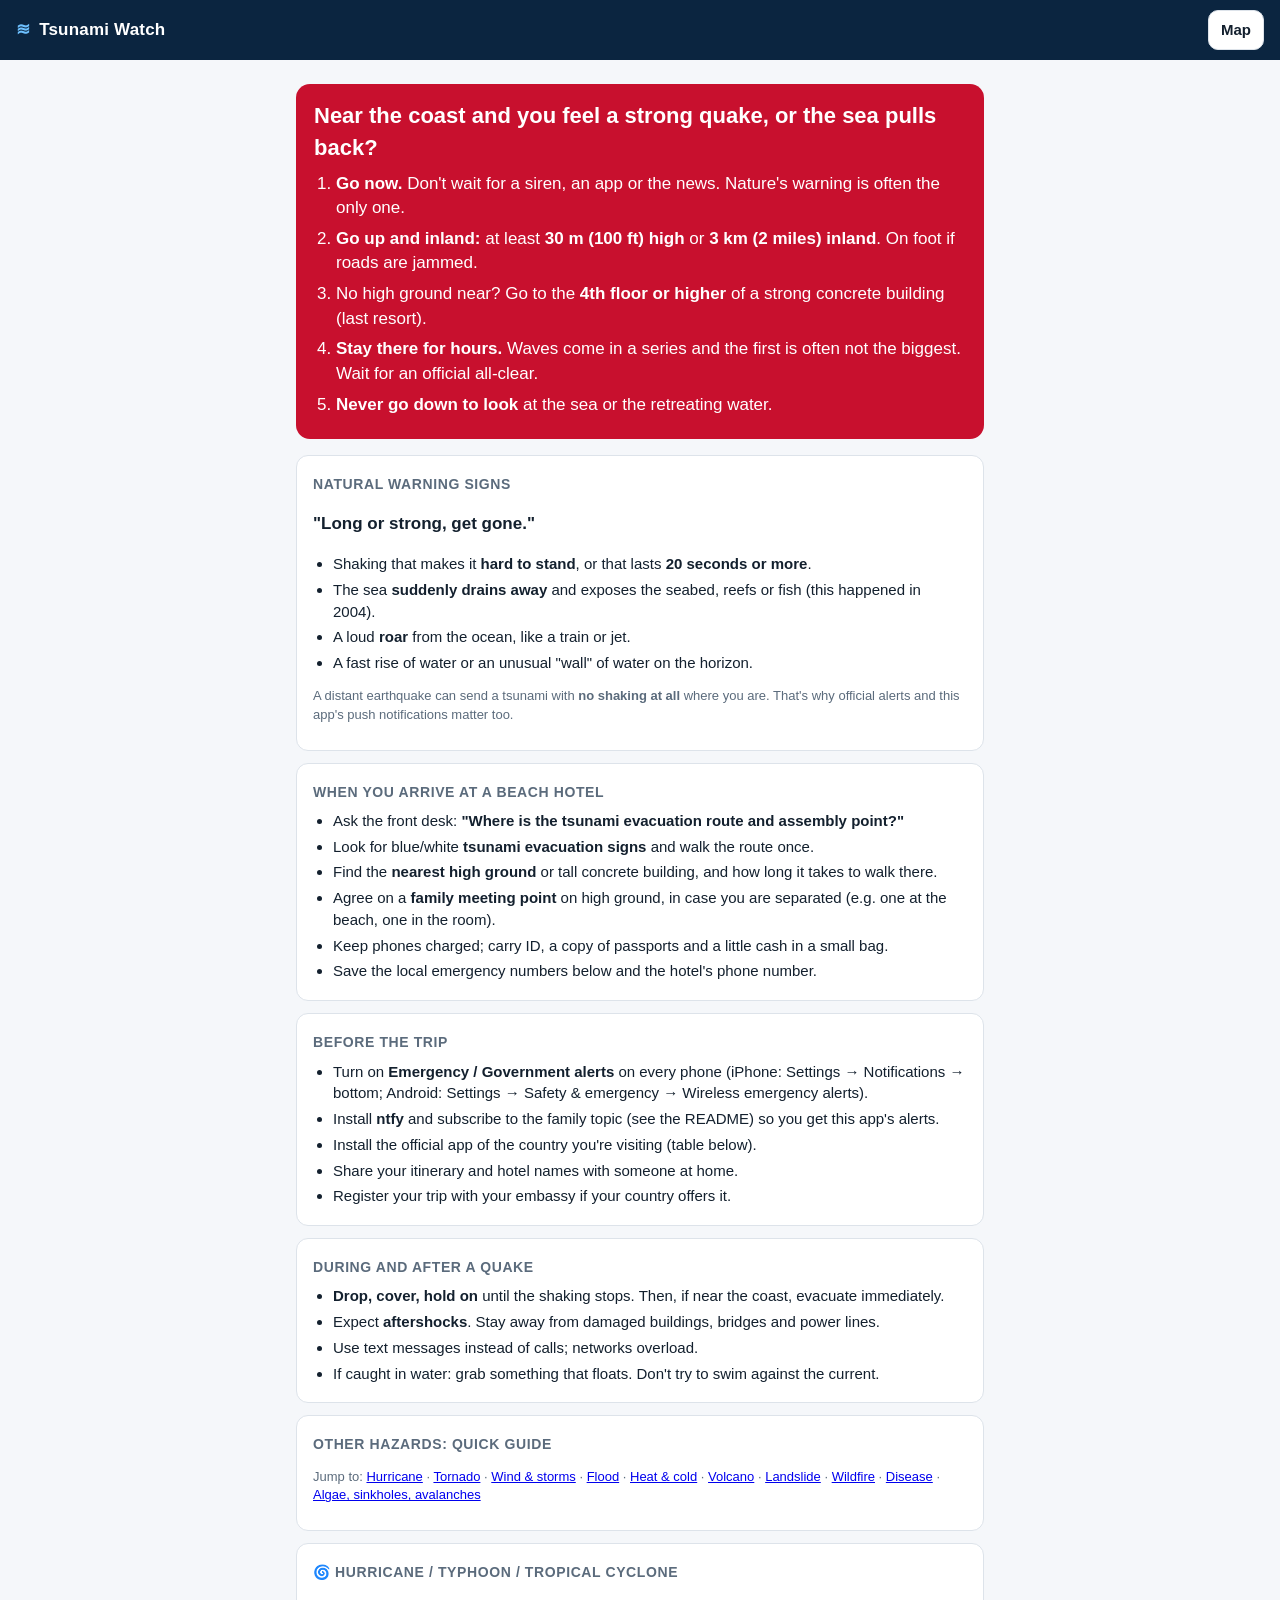
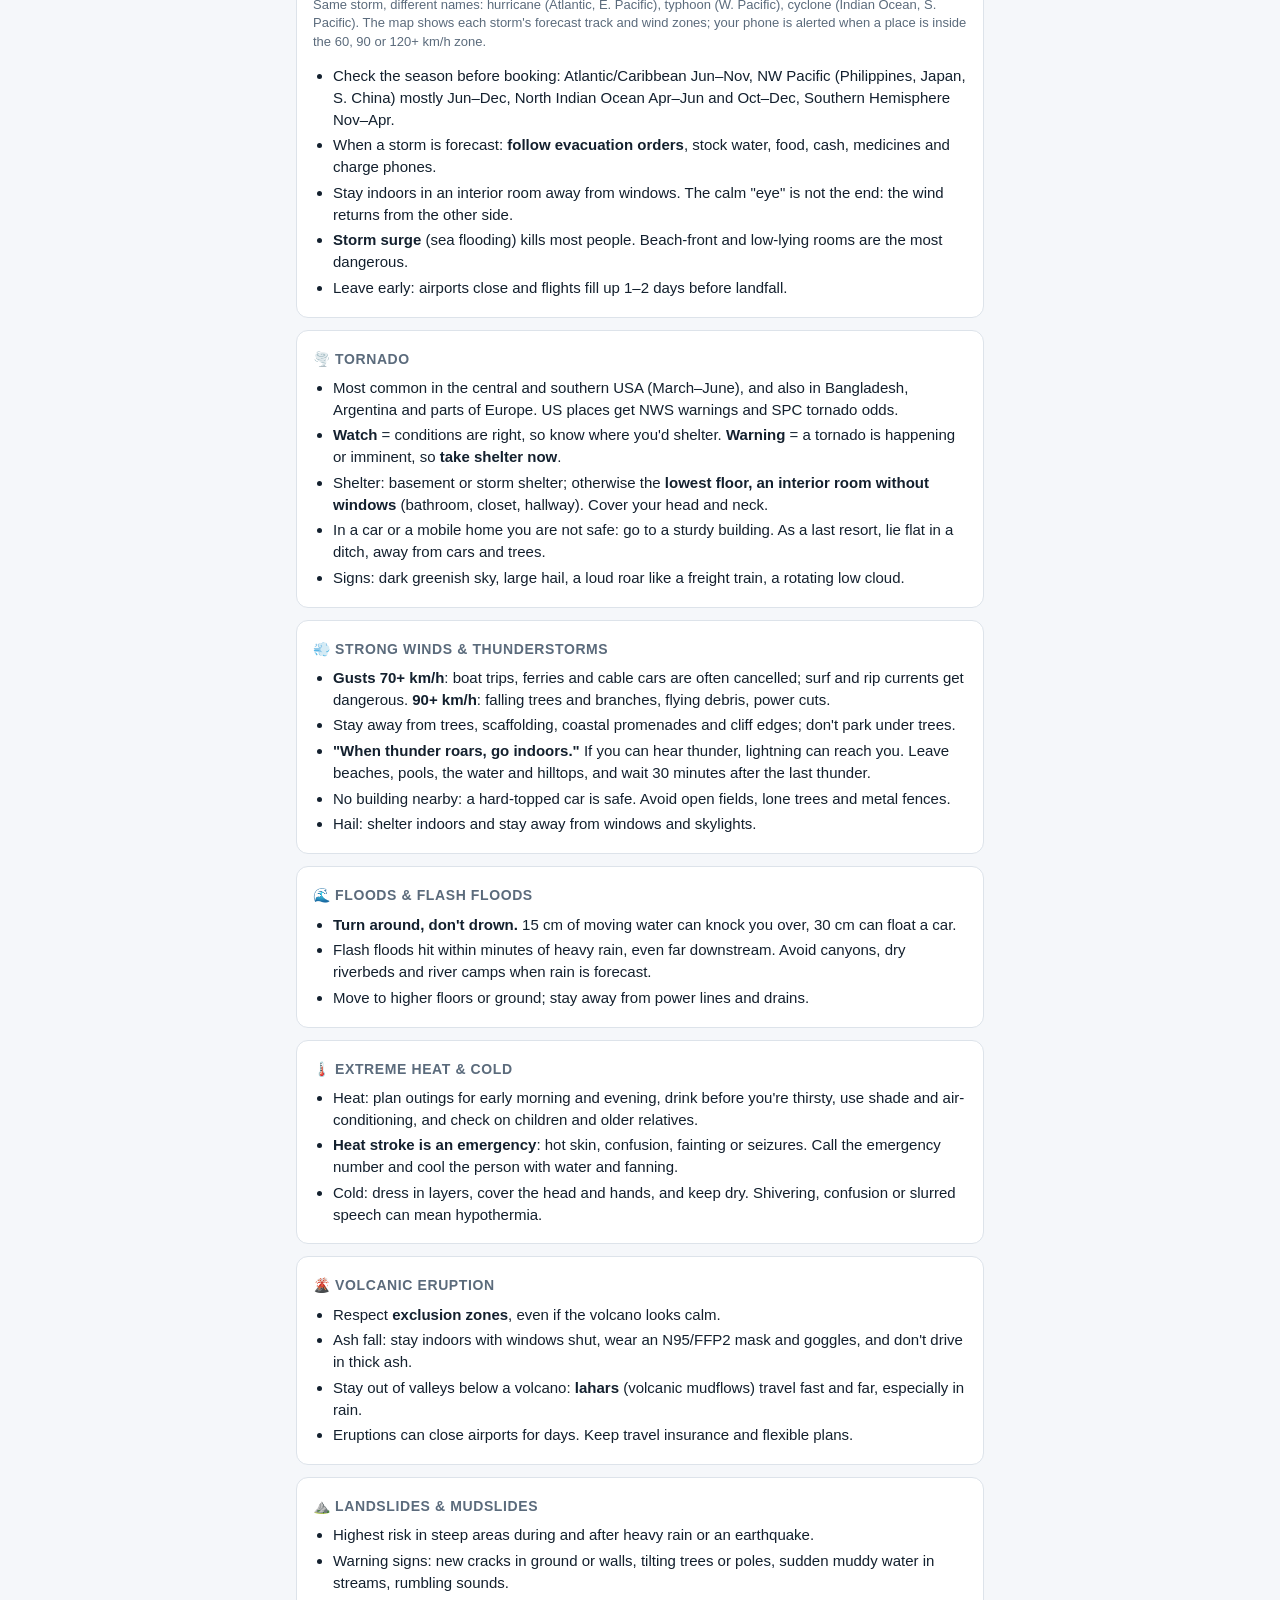
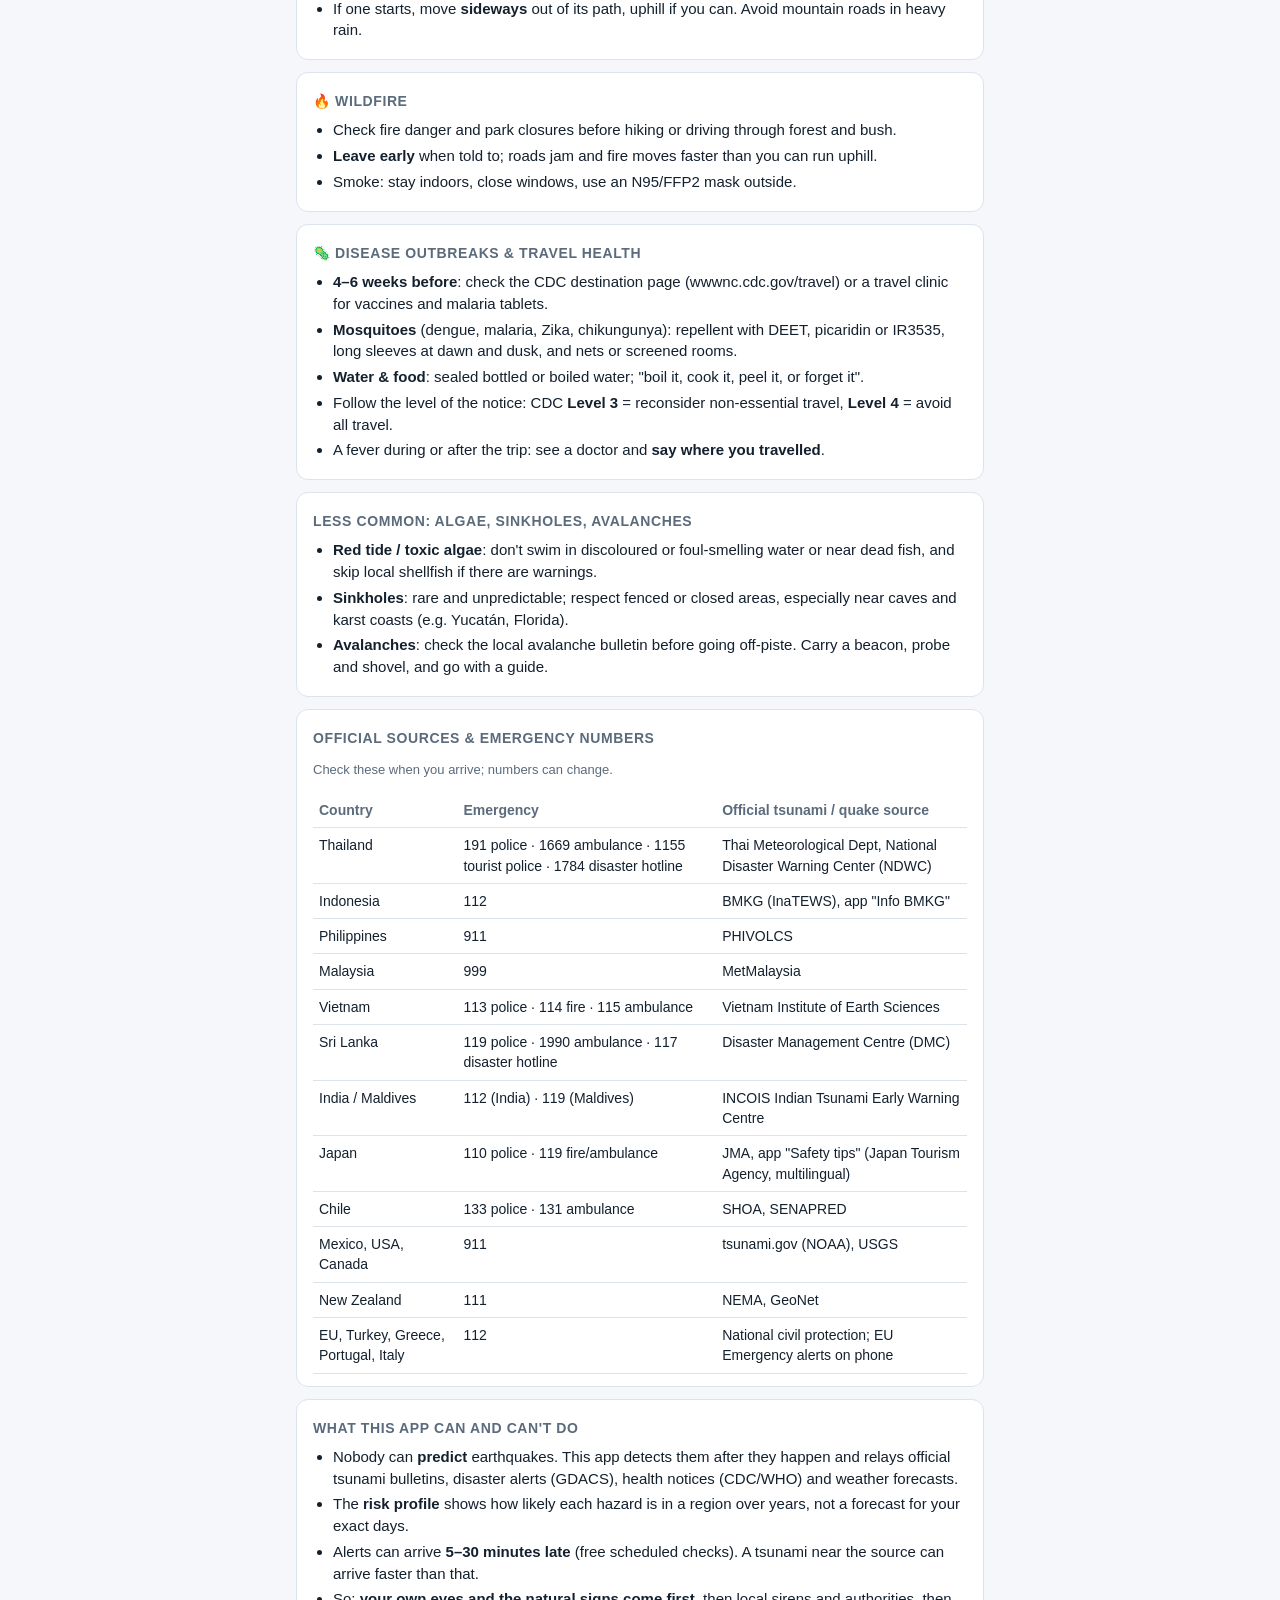
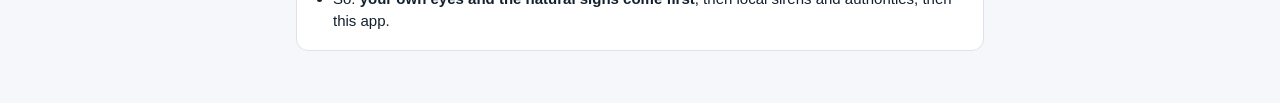
<file: safety.html>
<!doctype html>
<html lang="en">
<head>
<meta charset="utf-8">
<meta name="viewport" content="width=device-width, initial-scale=1, viewport-fit=cover">
<title>What to do · Tsunami Watch</title>
<meta name="theme-color" content="#c8102e">
<link rel="manifest" href="manifest.webmanifest">
<link rel="icon" href="icons/icon.svg" type="image/svg+xml">
<link rel="stylesheet" href="style.css">
<style>
  body { display: block; }
  .doc { max-width: 720px; margin: 0 auto; padding: 8px 16px calc(40px + env(safe-area-inset-bottom, 0px)); }
  .now { background: var(--red); color: #fff; border-radius: 14px; padding: 16px 18px; margin: 16px 0; }
  .now h1 { margin: 0 0 8px; font-size: 22px; }
  .now ol { margin: 0; padding-left: 22px; font-size: 17px; }
  .now li { margin: 6px 0; }
  .card { background: var(--card); border: 1px solid var(--line); border-radius: 12px; padding: 12px 16px; margin: 12px 0; }
  .card h2 { margin-top: 6px; }
  .card ul { padding-left: 20px; margin: 6px 0; }
  .card li { margin: 4px 0; }
  table { width: 100%; border-collapse: collapse; font-size: 14px; }
  th, td { text-align: left; padding: 7px 6px; border-bottom: 1px solid var(--line); vertical-align: top; }
  th { color: var(--muted); font-weight: 600; }
  .scroll { overflow-x: auto; }
  .big { font-size: 17px; font-weight: 700; }
</style>
</head>
<body>
<header class="bar">
  <a class="brand" href="./" style="color:#fff;text-decoration:none"><span class="wave">≋</span> Tsunami Watch</a>
  <a class="btn" href="./">Map</a>
</header>

<div class="doc">

<section class="now">
  <h1>Near the coast and you feel a strong quake, or the sea pulls back?</h1>
  <ol>
    <li><b>Go now.</b> Don't wait for a siren, an app or the news. Nature's warning is often the only one.</li>
    <li><b>Go up and inland:</b> at least <b>30 m (100 ft) high</b> or <b>3 km (2 miles) inland</b>. On foot if roads are jammed.</li>
    <li>No high ground near? Go to the <b>4th floor or higher</b> of a strong concrete building (last resort).</li>
    <li><b>Stay there for hours.</b> Waves come in a series and the first is often not the biggest. Wait for an official all-clear.</li>
    <li><b>Never go down to look</b> at the sea or the retreating water.</li>
  </ol>
</section>

<section class="card">
  <h2>Natural warning signs</h2>
  <p class="big">"Long or strong, get gone."</p>
  <ul>
    <li>Shaking that makes it <b>hard to stand</b>, or that lasts <b>20 seconds or more</b>.</li>
    <li>The sea <b>suddenly drains away</b> and exposes the seabed, reefs or fish (this happened in 2004).</li>
    <li>A loud <b>roar</b> from the ocean, like a train or jet.</li>
    <li>A fast rise of water or an unusual "wall" of water on the horizon.</li>
  </ul>
  <p class="hint">A distant earthquake can send a tsunami with <b>no shaking at all</b> where you are. That's why official alerts and this app's push notifications matter too.</p>
</section>

<section class="card">
  <h2>When you arrive at a beach hotel</h2>
  <ul>
    <li>Ask the front desk: <b>"Where is the tsunami evacuation route and assembly point?"</b></li>
    <li>Look for blue/white <b>tsunami evacuation signs</b> and walk the route once.</li>
    <li>Find the <b>nearest high ground</b> or tall concrete building, and how long it takes to walk there.</li>
    <li>Agree on a <b>family meeting point</b> on high ground, in case you are separated (e.g. one at the beach, one in the room).</li>
    <li>Keep phones charged; carry ID, a copy of passports and a little cash in a small bag.</li>
    <li>Save the local emergency numbers below and the hotel's phone number.</li>
  </ul>
</section>

<section class="card">
  <h2>Before the trip</h2>
  <ul>
    <li>Turn on <b>Emergency / Government alerts</b> on every phone (iPhone: Settings → Notifications → bottom; Android: Settings → Safety &amp; emergency → Wireless emergency alerts).</li>
    <li>Install <b>ntfy</b> and subscribe to the family topic (see the README) so you get this app's alerts.</li>
    <li>Install the official app of the country you're visiting (table below).</li>
    <li>Share your itinerary and hotel names with someone at home.</li>
    <li>Register your trip with your embassy if your country offers it.</li>
  </ul>
</section>

<section class="card">
  <h2>During and after a quake</h2>
  <ul>
    <li><b>Drop, cover, hold on</b> until the shaking stops. Then, if near the coast, evacuate immediately.</li>
    <li>Expect <b>aftershocks</b>. Stay away from damaged buildings, bridges and power lines.</li>
    <li>Use text messages instead of calls; networks overload.</li>
    <li>If caught in water: grab something that floats. Don't try to swim against the current.</li>
  </ul>
</section>

<section class="card" id="other">
  <h2>Other hazards: quick guide</h2>
  <p class="hint">Jump to: <a href="#cyclone">Hurricane</a> · <a href="#tornado">Tornado</a> · <a href="#wind">Wind &amp; storms</a> · <a href="#flood">Flood</a> · <a href="#heat">Heat &amp; cold</a> · <a href="#volcano">Volcano</a> · <a href="#landslide">Landslide</a> · <a href="#fire">Wildfire</a> · <a href="#health">Disease</a> · <a href="#water">Algae, sinkholes, avalanches</a></p>
</section>

<section class="card" id="cyclone">
  <h2>🌀 Hurricane / typhoon / tropical cyclone</h2>
  <p class="hint">Same storm, different names: hurricane (Atlantic, E. Pacific), typhoon (W. Pacific), cyclone (Indian Ocean, S. Pacific). The map shows each storm's forecast track and wind zones; your phone is alerted when a place is inside the 60, 90 or 120+ km/h zone.</p>
  <ul>
    <li>Check the season before booking: Atlantic/Caribbean Jun–Nov, NW Pacific (Philippines, Japan, S. China) mostly Jun–Dec, North Indian Ocean Apr–Jun and Oct–Dec, Southern Hemisphere Nov–Apr.</li>
    <li>When a storm is forecast: <b>follow evacuation orders</b>, stock water, food, cash, medicines and charge phones.</li>
    <li>Stay indoors in an interior room away from windows. The calm "eye" is not the end: the wind returns from the other side.</li>
    <li><b>Storm surge</b> (sea flooding) kills most people. Beach-front and low-lying rooms are the most dangerous.</li>
    <li>Leave early: airports close and flights fill up 1–2 days before landfall.</li>
  </ul>
</section>

<section class="card" id="tornado">
  <h2>🌪️ Tornado</h2>
  <ul>
    <li>Most common in the central and southern USA (March–June), and also in Bangladesh, Argentina and parts of Europe. US places get NWS warnings and SPC tornado odds.</li>
    <li><b>Watch</b> = conditions are right, so know where you'd shelter. <b>Warning</b> = a tornado is happening or imminent, so <b>take shelter now</b>.</li>
    <li>Shelter: basement or storm shelter; otherwise the <b>lowest floor, an interior room without windows</b> (bathroom, closet, hallway). Cover your head and neck.</li>
    <li>In a car or a mobile home you are not safe: go to a sturdy building. As a last resort, lie flat in a ditch, away from cars and trees.</li>
    <li>Signs: dark greenish sky, large hail, a loud roar like a freight train, a rotating low cloud.</li>
  </ul>
</section>

<section class="card" id="wind">
  <h2>💨 Strong winds &amp; thunderstorms</h2>
  <ul>
    <li><b>Gusts 70+ km/h</b>: boat trips, ferries and cable cars are often cancelled; surf and rip currents get dangerous. <b>90+ km/h</b>: falling trees and branches, flying debris, power cuts.</li>
    <li>Stay away from trees, scaffolding, coastal promenades and cliff edges; don't park under trees.</li>
    <li><b>"When thunder roars, go indoors."</b> If you can hear thunder, lightning can reach you. Leave beaches, pools, the water and hilltops, and wait 30 minutes after the last thunder.</li>
    <li>No building nearby: a hard-topped car is safe. Avoid open fields, lone trees and metal fences.</li>
    <li>Hail: shelter indoors and stay away from windows and skylights.</li>
  </ul>
</section>

<section class="card" id="flood">
  <h2>🌊 Floods &amp; flash floods</h2>
  <ul>
    <li><b>Turn around, don't drown.</b> 15 cm of moving water can knock you over, 30 cm can float a car.</li>
    <li>Flash floods hit within minutes of heavy rain, even far downstream. Avoid canyons, dry riverbeds and river camps when rain is forecast.</li>
    <li>Move to higher floors or ground; stay away from power lines and drains.</li>
  </ul>
</section>

<section class="card" id="heat">
  <h2>🌡️ Extreme heat &amp; cold</h2>
  <ul>
    <li>Heat: plan outings for early morning and evening, drink before you're thirsty, use shade and air-conditioning, and check on children and older relatives.</li>
    <li><b>Heat stroke is an emergency</b>: hot skin, confusion, fainting or seizures. Call the emergency number and cool the person with water and fanning.</li>
    <li>Cold: dress in layers, cover the head and hands, and keep dry. Shivering, confusion or slurred speech can mean hypothermia.</li>
  </ul>
</section>

<section class="card" id="volcano">
  <h2>🌋 Volcanic eruption</h2>
  <ul>
    <li>Respect <b>exclusion zones</b>, even if the volcano looks calm.</li>
    <li>Ash fall: stay indoors with windows shut, wear an N95/FFP2 mask and goggles, and don't drive in thick ash.</li>
    <li>Stay out of valleys below a volcano: <b>lahars</b> (volcanic mudflows) travel fast and far, especially in rain.</li>
    <li>Eruptions can close airports for days. Keep travel insurance and flexible plans.</li>
  </ul>
</section>

<section class="card" id="landslide">
  <h2>⛰️ Landslides &amp; mudslides</h2>
  <ul>
    <li>Highest risk in steep areas during and after heavy rain or an earthquake.</li>
    <li>Warning signs: new cracks in ground or walls, tilting trees or poles, sudden muddy water in streams, rumbling sounds.</li>
    <li>If one starts, move <b>sideways</b> out of its path, uphill if you can. Avoid mountain roads in heavy rain.</li>
  </ul>
</section>

<section class="card" id="fire">
  <h2>🔥 Wildfire</h2>
  <ul>
    <li>Check fire danger and park closures before hiking or driving through forest and bush.</li>
    <li><b>Leave early</b> when told to; roads jam and fire moves faster than you can run uphill.</li>
    <li>Smoke: stay indoors, close windows, use an N95/FFP2 mask outside.</li>
  </ul>
</section>

<section class="card" id="health">
  <h2>🦠 Disease outbreaks &amp; travel health</h2>
  <ul>
    <li><b>4–6 weeks before</b>: check the CDC destination page (wwwnc.cdc.gov/travel) or a travel clinic for vaccines and malaria tablets.</li>
    <li><b>Mosquitoes</b> (dengue, malaria, Zika, chikungunya): repellent with DEET, picaridin or IR3535, long sleeves at dawn and dusk, and nets or screened rooms.</li>
    <li><b>Water &amp; food</b>: sealed bottled or boiled water; "boil it, cook it, peel it, or forget it".</li>
    <li>Follow the level of the notice: CDC <b>Level 3</b> = reconsider non-essential travel, <b>Level 4</b> = avoid all travel.</li>
    <li>A fever during or after the trip: see a doctor and <b>say where you travelled</b>.</li>
  </ul>
</section>

<section class="card" id="water">
  <h2>Less common: algae, sinkholes, avalanches</h2>
  <ul>
    <li><b>Red tide / toxic algae</b>: don't swim in discoloured or foul-smelling water or near dead fish, and skip local shellfish if there are warnings.</li>
    <li><b>Sinkholes</b>: rare and unpredictable; respect fenced or closed areas, especially near caves and karst coasts (e.g. Yucatán, Florida).</li>
    <li><b>Avalanches</b>: check the local avalanche bulletin before going off-piste. Carry a beacon, probe and shovel, and go with a guide.</li>
  </ul>
</section>

<section class="card">
  <h2>Official sources &amp; emergency numbers</h2>
  <p class="hint">Check these when you arrive; numbers can change.</p>
  <div class="scroll">
  <table>
    <tr><th>Country</th><th>Emergency</th><th>Official tsunami / quake source</th></tr>
    <tr><td>Thailand</td><td>191 police · 1669 ambulance · 1155 tourist police · 1784 disaster hotline</td><td>Thai Meteorological Dept, National Disaster Warning Center (NDWC)</td></tr>
    <tr><td>Indonesia</td><td>112</td><td>BMKG (InaTEWS), app "Info BMKG"</td></tr>
    <tr><td>Philippines</td><td>911</td><td>PHIVOLCS</td></tr>
    <tr><td>Malaysia</td><td>999</td><td>MetMalaysia</td></tr>
    <tr><td>Vietnam</td><td>113 police · 114 fire · 115 ambulance</td><td>Vietnam Institute of Earth Sciences</td></tr>
    <tr><td>Sri Lanka</td><td>119 police · 1990 ambulance · 117 disaster hotline</td><td>Disaster Management Centre (DMC)</td></tr>
    <tr><td>India / Maldives</td><td>112 (India) · 119 (Maldives)</td><td>INCOIS Indian Tsunami Early Warning Centre</td></tr>
    <tr><td>Japan</td><td>110 police · 119 fire/ambulance</td><td>JMA, app "Safety tips" (Japan Tourism Agency, multilingual)</td></tr>
    <tr><td>Chile</td><td>133 police · 131 ambulance</td><td>SHOA, SENAPRED</td></tr>
    <tr><td>Mexico, USA, Canada</td><td>911</td><td>tsunami.gov (NOAA), USGS</td></tr>
    <tr><td>New Zealand</td><td>111</td><td>NEMA, GeoNet</td></tr>
    <tr><td>EU, Turkey, Greece, Portugal, Italy</td><td>112</td><td>National civil protection; EU Emergency alerts on phone</td></tr>
  </table>
  </div>
</section>

<section class="card">
  <h2>What this app can and can't do</h2>
  <ul>
    <li>Nobody can <b>predict</b> earthquakes. This app detects them after they happen and relays official tsunami bulletins, disaster alerts (GDACS), health notices (CDC/WHO) and weather forecasts.</li>
    <li>The <b>risk profile</b> shows how likely each hazard is in a region over years, not a forecast for your exact days.</li>
    <li>Alerts can arrive <b>5–30 minutes late</b> (free scheduled checks). A tsunami near the source can arrive faster than that.</li>
    <li>So: <b>your own eyes and the natural signs come first</b>, then local sirens and authorities, then this app.</li>
  </ul>
</section>

</div>
<script>if ("serviceWorker" in navigator) navigator.serviceWorker.register("sw.js").catch(function () {});</script>
</body>
</html>
</file>
<file: style.css>
:root {
  --navy: #0b2540; --ink: #13202e; --muted: #5b6b7c; --line: #dde3ea;
  --bg: #f5f7fa; --card: #fff; --red: #c8102e; --green: #1f7a4d;
  color-scheme: light;
}
@media (prefers-color-scheme: dark) {
  :root { --ink: #e8eef5; --muted: #9fb0c2; --line: #2a3a4c; --bg: #0e1824; --card: #142233; color-scheme: dark; }
}
* { box-sizing: border-box; }
html, body { height: 100%; margin: 0; }
body { font: 15px/1.45 -apple-system, BlinkMacSystemFont, "Segoe UI", Roboto, sans-serif; color: var(--ink); background: var(--bg); display: flex; flex-direction: column; }

.bar { display: flex; align-items: center; justify-content: space-between; gap: 12px;
  padding: calc(10px + env(safe-area-inset-top, 0px)) 16px 10px; background: var(--navy); color: #fff; }
.brand { font-weight: 700; font-size: 17px; letter-spacing: .2px; }
.wave { color: #6ec1ff; margin-right: 4px; }

.btn { font: inherit; font-weight: 600; border: 1px solid var(--line); background: var(--card); color: var(--ink);
  padding: 8px 12px; border-radius: 10px; cursor: pointer; text-decoration: none; display: inline-block; }
.btn.danger { background: var(--red); color: #fff; border-color: var(--red); }
.btn.ghost { background: transparent; }

.banner { padding: 10px 16px; font-weight: 600; }
.banner.ok { background: #e3f4ea; color: var(--green); }
.banner.warn { background: #fff4d6; color: #7a5200; }
.banner.alert { background: var(--red); color: #fff; font-size: 16px; }
.banner a { color: inherit; }
@media (prefers-color-scheme: dark) {
  .banner.ok { background: #12301f; color: #7fd6a3; }
  .banner.warn { background: #3a2e0c; color: #ffd36b; }
}

.layout { flex: 1; display: grid; grid-template-columns: 1fr 360px; min-height: 0; }
#map { min-height: 300px; }
.panel { overflow-y: auto; padding: 8px 16px 24px; border-left: 1px solid var(--line); background: var(--bg); }
@media (max-width: 760px) {
  .layout { grid-template-columns: 1fr; grid-template-rows: 55vh auto; }
  .panel { border-left: 0; border-top: 1px solid var(--line); padding-bottom: calc(24px + env(safe-area-inset-bottom, 0px)); }
}

h2 { font-size: 14px; text-transform: uppercase; letter-spacing: .6px; color: var(--muted); margin: 18px 0 8px; }
h2 small { text-transform: none; letter-spacing: 0; font-weight: 400; }
.list { list-style: none; margin: 0; padding: 0; }
.list li { background: var(--card); border: 1px solid var(--line); border-radius: 10px; padding: 9px 11px; margin-bottom: 6px; cursor: pointer; }
.list li .t { font-weight: 600; }
.list li .s { color: var(--muted); font-size: 13px; }
.list li.risk { border-color: var(--red); box-shadow: inset 3px 0 0 var(--red); }
.list li .x { float: right; color: var(--muted); background: none; border: 0; font-size: 16px; cursor: pointer; }
.row { display: flex; gap: 8px; flex-wrap: wrap; margin-top: 6px; }
.hint { color: var(--muted); font-size: 13px; }
.layers label { display: block; margin: 16px 0 8px; font-weight: 600; }
.legend { display: flex; flex-wrap: wrap; gap: 10px; font-size: 13px; color: var(--muted); }
.dot { display: inline-block; width: 11px; height: 11px; border-radius: 50%; margin-right: 4px; vertical-align: -1px; }
.dot.hist { background: transparent; border: 2px solid #2b7bb9; }
code { font-size: 12px; background: var(--card); padding: 1px 4px; border-radius: 4px; border: 1px solid var(--line); }
.leaflet-popup-content { font-size: 14px; }

/* risk profile */
.list li .warnline { color: var(--red); font-weight: 600; }
details.profile { margin-top: 8px; border-top: 1px solid var(--line); padding-top: 6px; cursor: default; }
details.profile summary { cursor: pointer; font-weight: 600; color: var(--navy); }
@media (prefers-color-scheme: dark) { details.profile summary { color: #8fd0ff; } }
details.profile p { margin: 6px 0; font-size: 13px; }
.chips { display: flex; flex-wrap: wrap; gap: 4px; margin: 8px 0 4px; }
.chip { font-size: 12px; padding: 2px 7px; border-radius: 999px; border: 1px solid var(--line); white-space: nowrap; }
.chip.hi { background: #c8102e; color: #fff; border-color: #c8102e; }
.chip.med { background: #f4a259; color: #3a1d00; border-color: #f4a259; }
.chip.low { background: #f6e7a8; color: #4a3b00; border-color: #e8d27a; }
.chip.vlow { background: transparent; color: var(--muted); }
ul.haz { margin: 4px 0; padding-left: 18px; font-size: 13px; }
ul.haz li { background: none; border: 0; padding: 2px 0; margin: 0; cursor: default; }
ul.haz .tip { color: var(--muted); display: block; }
.dis span { display: flex; align-items: center; justify-content: center; width: 28px; height: 28px; font-size: 16px;
  background: rgba(255,255,255,.9); border: 2px solid #1f7a4d; border-radius: 50%; box-shadow: 0 1px 3px rgba(0,0,0,.3); }
.layers label { margin: 10px 0 6px; }
</file>
